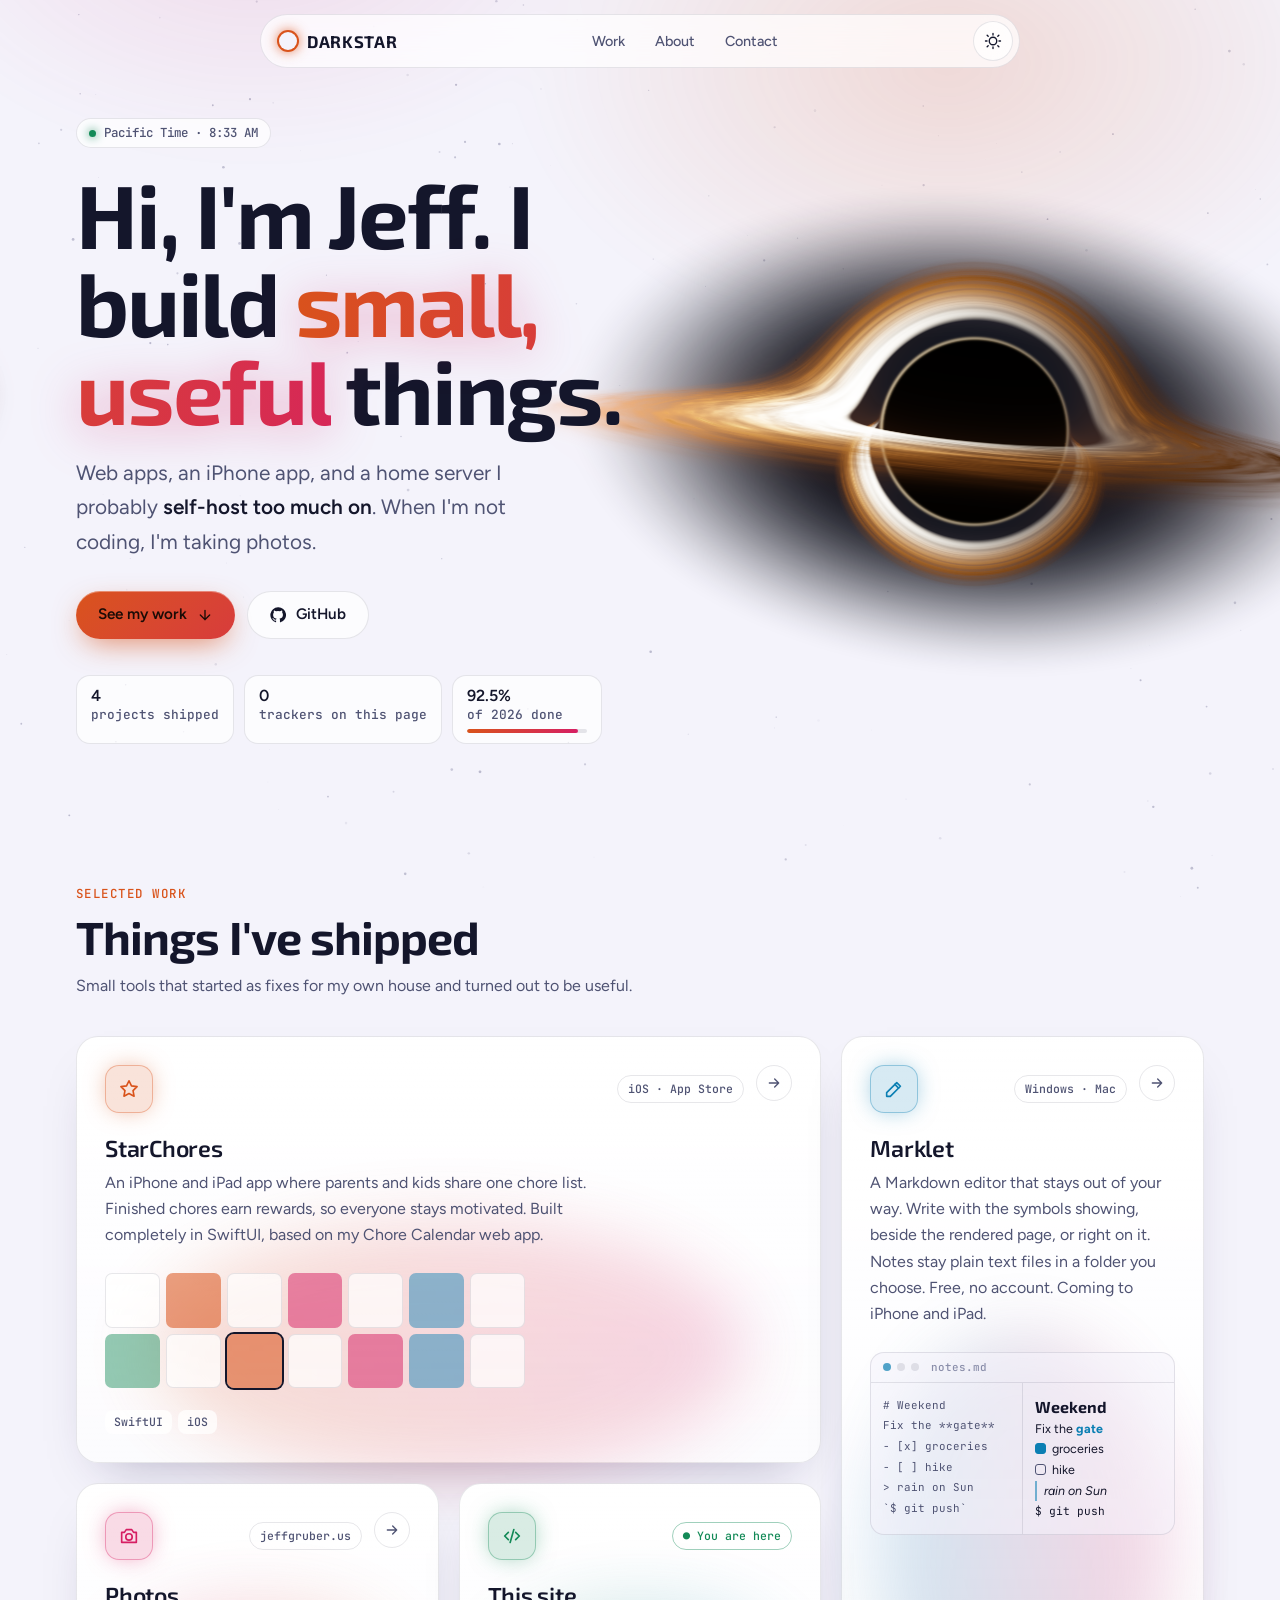
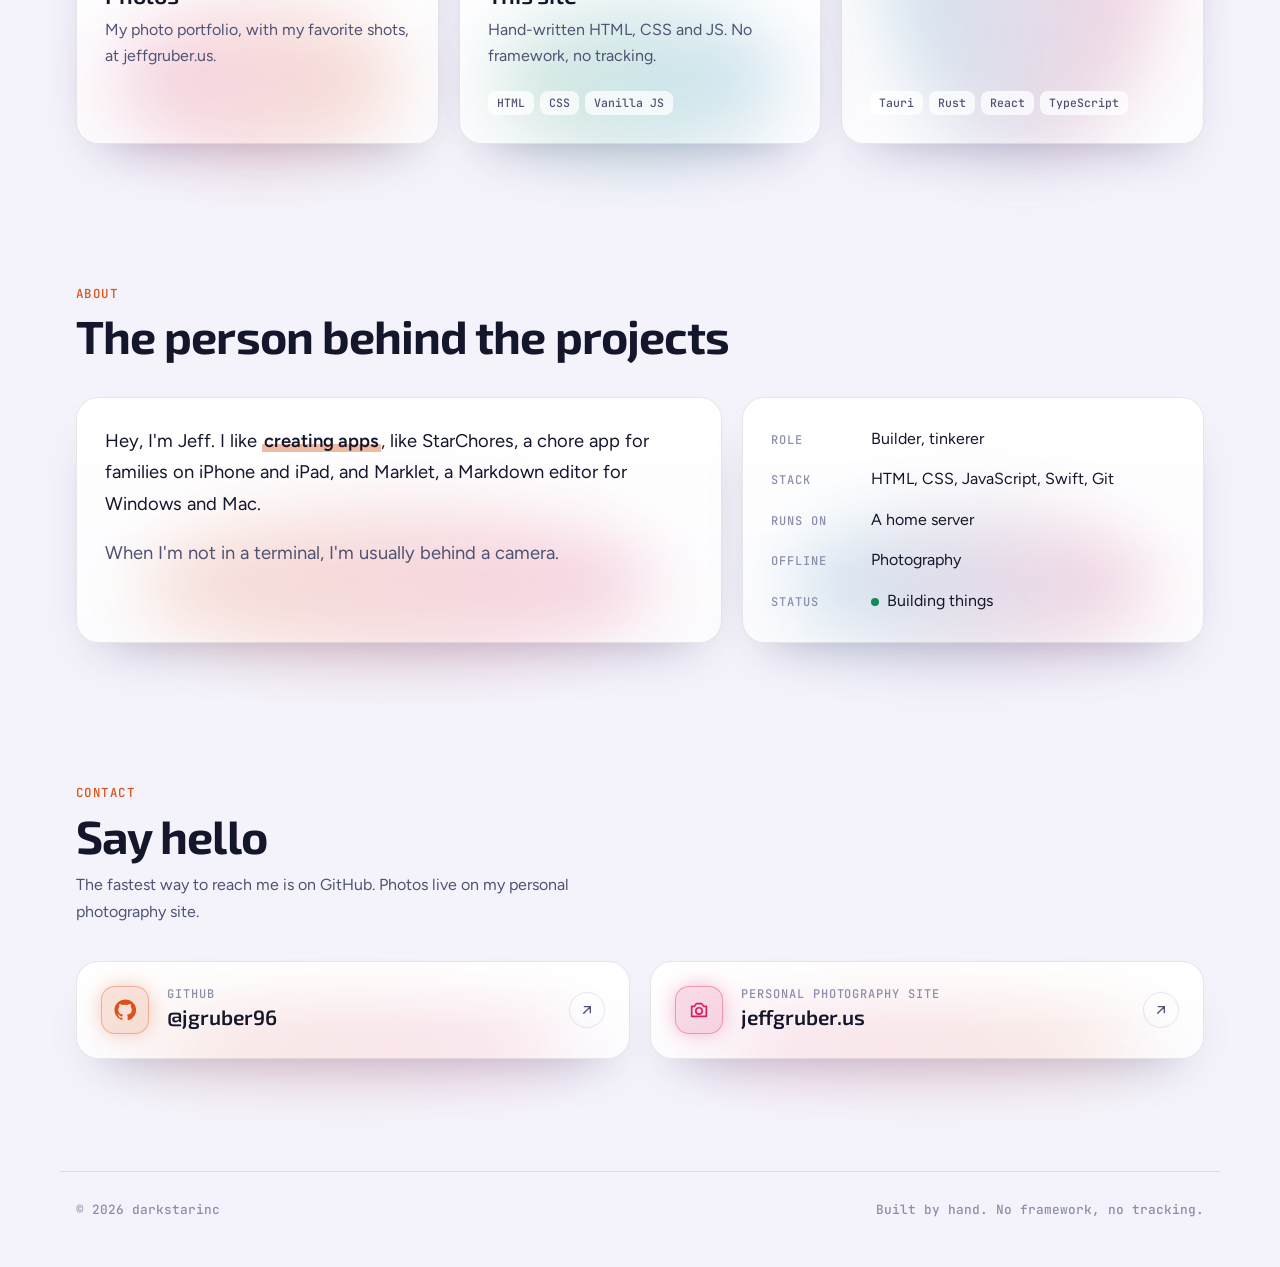
<file: index.html>
<!doctype html>
<html lang="en">
<head>
<meta charset="utf-8">
<meta name="viewport" content="width=device-width, initial-scale=1, viewport-fit=cover">
<title>darkstarinc Eclipse</title>
<meta name="description" content="Jeff Gruber — builder, tinkerer, photographer. Projects, photos and ways to get in touch.">
<meta name="theme-color" content="#0b0d17">
<link rel="preconnect" href="https://fonts.googleapis.com">
<link rel="preconnect" href="https://fonts.gstatic.com" crossorigin>
<link rel="stylesheet" href="https://fonts.googleapis.com/css2?family=Exo+2:wght@500;600;700&family=Figtree:wght@400;500;600&family=JetBrains+Mono:wght@400;500&display=swap">
<link rel="stylesheet" href="style.css">
</head>
<body>

<div class="sky" aria-hidden="true"><canvas id="stars"></canvas></div>
<div class="drifter">
  <canvas id="tether" aria-hidden="true"></canvas>
  <div id="astro" role="button" tabindex="0" aria-label="Floating astronaut. Activate to hear what he says.">
  <svg viewBox="0 0 100 120" aria-hidden="true">
    <defs>
      <radialGradient id="gs" cx=".35" cy=".3" r=".95"><stop offset="0" stop-color="#fff"/><stop offset=".5" stop-color="#ece6dc"/><stop offset="1" stop-color="#a99d8c"/></radialGradient>
      <linearGradient id="gl" x1="0" x2="1"><stop offset="0" stop-color="#faf7f2"/><stop offset=".65" stop-color="#d3cabd"/><stop offset="1" stop-color="#968a79"/></linearGradient>
      <linearGradient id="gp" x1="0" x2="1"><stop offset="0" stop-color="#e9e3d9"/><stop offset="1" stop-color="#9c907f"/></linearGradient>
      <radialGradient id="gv" cx=".33" cy=".28" r=".9"><stop offset="0" stop-color="#ffd88a"/><stop offset=".3" stop-color="#d98a1e"/><stop offset=".7" stop-color="#4d2c06"/><stop offset="1" stop-color="#150b02"/></radialGradient>
    </defs>
    <!-- life-support backpack -->
    <rect x="7" y="40" width="26" height="48" rx="7" fill="url(#gp)" stroke="#857a6a" stroke-width=".8"/>
    <rect x="11" y="45" width="18" height="10" rx="2" fill="#bdb3a4"/>
    <path d="M11 62h18M11 66h18M11 70h18" stroke="#857a6a" stroke-width="1"/>
    <rect x="12" y="76" width="6" height="6" rx="1.5" fill="#ffb454"/>
    <path d="M20 40v-7" stroke="#928675" stroke-width="1.5"/><circle cx="20" cy="32" r="1.6" fill="#ff6b6b"/>
    <!-- hoses -->
    <path d="M36 66c-8 2-6 10-12 8" fill="none" stroke="#6b604f" stroke-width="3" stroke-linecap="round"/>
    <path d="M36 72c-6 3-5 9-11 8" fill="none" stroke="#968a78" stroke-width="2.4" stroke-linecap="round"/>
    <!-- legs -->
    <rect x="34" y="82" width="15" height="28" rx="7.5" fill="url(#gl)" transform="rotate(8 41 82)"/>
    <rect x="50" y="82" width="15" height="28" rx="7.5" fill="url(#gl)" transform="rotate(-14 57 82)"/>
    <rect x="34" y="94" width="15" height="4" rx="2" fill="#b5ab9c" transform="rotate(8 41 96)"/>
    <rect x="50" y="94" width="15" height="4" rx="2" fill="#b5ab9c" transform="rotate(-14 57 96)"/>
    <path d="M33 106c0-3 3-4 8-4h9c1 3 1 8-1 10H35c-2 0-2-3-2-6z" fill="#6f6556" stroke="#3d3529" stroke-width="1" transform="rotate(8 41 108)"/>
    <path d="M49 106c0-3 3-4 8-4h9c1 3 1 8-1 10H51c-2 0-2-3-2-6z" fill="#6f6556" stroke="#3d3529" stroke-width="1" transform="rotate(-14 57 108)"/>
    <!-- torso -->
    <rect x="28" y="46" width="44" height="46" rx="15" fill="url(#gs)" stroke="#a99d8c" stroke-width=".8"/>
    <rect x="30" y="85" width="40" height="7" rx="3.5" fill="#c9c0b2"/>
    <!-- chest panel: a tiny terminal -->
    <rect x="37" y="59" width="26" height="16" rx="3" fill="#1b1713" stroke="#3a3128" stroke-width="1"/>
    <path d="M40 63l3 2-3 2" fill="none" stroke="#ffb454" stroke-width="1.2" stroke-linecap="round" stroke-linejoin="round"/>
    <rect x="45" y="66" width="5" height="1.6" fill="#ffb454"/>
    <circle cx="55" cy="64" r="1.5" fill="#ff6b6b"/><circle cx="59" cy="64" r="1.5" fill="#7ee0a1"/>
    <rect x="40" y="70" width="20" height="2" rx="1" fill="#6b5d4c"/>
    <!-- arms -->
    <g transform="rotate(-32 68 52)"><rect x="62" y="48" width="13" height="33" rx="6.5" fill="url(#gl)"/><rect x="62" y="62" width="13" height="4" rx="2" fill="#b5ab9c"/></g>
    <g transform="rotate(24 28 54)"><rect x="21" y="50" width="13" height="31" rx="6.5" fill="url(#gl)"/><rect x="21" y="63" width="13" height="4" rx="2" fill="#b5ab9c"/></g>
    <circle cx="82" cy="77" r="6.5" fill="#ddd5c8" stroke="#6f6556" stroke-width="1"/><path d="M79 81l-2 4M82 82v5M85 81l2 4" stroke="#6f6556" stroke-width="2" stroke-linecap="round"/>
    <circle cx="19" cy="81" r="6.5" fill="#ddd5c8" stroke="#6f6556" stroke-width="1"/><path d="M16 85l-2 4M19 86v5M22 85l2 4" stroke="#6f6556" stroke-width="2" stroke-linecap="round"/>
    <!-- helmet -->
    <ellipse cx="50" cy="52" rx="19" ry="5.5" fill="#b8ae9f"/>
    <circle cx="50" cy="30" r="26" fill="url(#gs)" stroke="#a99d8c" stroke-width=".8"/>
    <rect x="22" y="22" width="6" height="9" rx="2.5" fill="#4a4136"/><circle cx="25" cy="26" r="1.6" fill="#ffe2a8"/>
    <ellipse cx="54" cy="31" rx="18" ry="16" fill="url(#gv)" stroke="#ebe4d8" stroke-width="1.6"/>
    <ellipse cx="47" cy="23" rx="8" ry="4" fill="#fff" opacity=".5" transform="rotate(-24 47 23)"/>
    <path d="M44 40c6 5 16 4 22-3-1 7-9 12-17 10-3-1-5-4-5-7z" fill="#ffb454" opacity=".28"/>
    <circle cx="63" cy="22" r="1.6" fill="#fff" opacity=".8"/>
  </svg>
  </div>
</div>
<div class="bubble" id="bubble" aria-live="polite"></div>

<header class="nav">
  <div class="wrap">
    <div class="nav-in">
      <a class="brand" href="#top"><i class="brand-dot" aria-hidden="true"></i><span>darkstar</span></a>
      <nav class="links" aria-label="Sections">
        <a href="#work">Work</a><a href="#about">About</a><a href="#contact">Contact</a>
      </nav>
      <button class="mode" id="mode" type="button" aria-label="Switch to light mode">
        <svg viewBox="0 0 24 24" fill="none" stroke="currentColor" stroke-width="1.8" stroke-linecap="round" aria-hidden="true"><path id="modeIcon" d="M21 12.8A9 9 0 1 1 11.2 3a7 7 0 0 0 9.8 9.8z"/></svg>
      </button>
    </div>
  </div>
</header>

<main id="top">
  <div class="wrap hero">
    <div class="hero-grid">
      <div class="hero-copy">
        <p class="eyebrow rise"><i class="live" aria-hidden="true"></i><span id="clock">Pacific Time</span></p>
        <h1 class="rise d1">Hi, I'm Jeff. I build <span class="lit">small, useful</span> things.</h1>
        <p class="lede rise d2">Web apps, an iPhone app, and a home server I probably <b>self-host too much on</b>. When I'm not coding, I'm taking photos.</p>
        <div class="cta rise d3">
          <a class="btn pri" href="#work">See my work
            <svg viewBox="0 0 24 24" fill="none" stroke="currentColor" stroke-width="2" stroke-linecap="round" aria-hidden="true"><path d="M12 5v14M5 12l7 7 7-7"/></svg></a>
          <a class="btn" href="https://github.com/jgruber96" target="_blank" rel="noopener">
            <svg viewBox="0 0 24 24" fill="currentColor" aria-hidden="true"><path d="M12 .5a11.5 11.5 0 0 0-3.64 22.41c.58.1.79-.25.79-.56v-2c-3.2.7-3.88-1.37-3.88-1.37-.52-1.33-1.28-1.69-1.28-1.69-1.05-.72.08-.7.08-.7 1.16.08 1.77 1.19 1.77 1.19 1.03 1.77 2.7 1.26 3.36.96.1-.75.4-1.26.73-1.55-2.55-.29-5.24-1.28-5.24-5.69 0-1.26.45-2.29 1.19-3.09-.12-.29-.52-1.46.11-3.05 0 0 .97-.31 3.17 1.18a11 11 0 0 1 5.77 0c2.2-1.49 3.17-1.18 3.17-1.18.63 1.59.23 2.76.11 3.05.74.8 1.19 1.83 1.19 3.09 0 4.42-2.7 5.39-5.26 5.68.41.36.78 1.06.78 2.14v3.17c0 .31.21.67.8.56A11.5 11.5 0 0 0 12 .5z"/></svg>
            GitHub</a>
        </div>
        <div class="stats rise d4">
          <div class="stat"><b>4</b>projects shipped</div>
          <div class="stat"><b>0</b>trackers on this page</div>
          <div class="stat" style="min-width:150px"><b id="yrpct">0%</b>of <span id="yrn">2026</span> done<span class="yr"><i id="yrbar"></i></span></div>
        </div>
      </div>
      <div class="eclipse-wrap rise d2" aria-hidden="true">
        <canvas id="bh"></canvas>
        <div class="eclipse"><div class="ring"></div><div class="disc"></div></div>
      </div>
    </div>
  </div>

  <section id="work">
    <div class="wrap">
      <p class="kicker">Selected work</p>
      <h2>Things I've shipped</h2>
      <p class="sub">Small tools that started as fixes for my own house and turned out to be useful.</p>

      <!-- Project cards are built from projects.js. Edit that file to add or change projects. -->
      <div class="bento" id="projects-grid"></div>
      <noscript><p class="noscript-note">Turn on JavaScript to see the project cards, or browse them on <a href="https://github.com/jgruber96">GitHub</a>.</p></noscript>
    </div>
  </section>

  <section id="about">
    <div class="wrap">
      <p class="kicker">About</p>
      <h2>The person behind the projects</h2>
      <div class="about" style="margin-top:36px">
        <div class="card h-orange">
          <span class="shine"></span>
          <p>Hey, I'm Jeff. I like <span class="hl">creating apps</span>, like StarChores, a chore app for families on iPhone and iPad, and Marklet, a Markdown editor for Windows and Mac.</p>
          <p class="dim">When I'm not in a terminal, I'm usually behind a camera.</p>
        </div>
        <div class="card h-ice">
          <span class="shine"></span>
          <dl class="facts">
            <div><dt>Role</dt><dd>Builder, tinkerer</dd></div>
            <div><dt>Stack</dt><dd>HTML, CSS, JavaScript, Swift, Git</dd></div>
            <div><dt>Runs on</dt><dd>A home server</dd></div>
            <div><dt>Offline</dt><dd>Photography</dd></div>
            <div><dt>Status</dt><dd><span class="pulse" aria-hidden="true"></span>Building things</dd></div>
          </dl>
        </div>
      </div>
    </div>
  </section>

  <section id="contact">
    <div class="wrap">
      <p class="kicker">Contact</p>
      <h2>Say hello</h2>
      <p class="sub">The fastest way to reach me is on GitHub. Photos live on my personal photography site.</p>
      <div class="contact">
        <a class="card h-orange" href="https://github.com/jgruber96" target="_blank" rel="noopener">
          <span class="shine"></span>
          <span class="icon"><svg viewBox="0 0 24 24" fill="currentColor"><path d="M12 .5a11.5 11.5 0 0 0-3.64 22.41c.58.1.79-.25.79-.56v-2c-3.2.7-3.88-1.37-3.88-1.37-.52-1.33-1.28-1.69-1.28-1.69-1.05-.72.08-.7.08-.7 1.16.08 1.77 1.19 1.77 1.19 1.03 1.77 2.7 1.26 3.36.96.1-.75.4-1.26.73-1.55-2.55-.29-5.24-1.28-5.24-5.69 0-1.26.45-2.29 1.19-3.09-.12-.29-.52-1.46.11-3.05 0 0 .97-.31 3.17 1.18a11 11 0 0 1 5.77 0c2.2-1.49 3.17-1.18 3.17-1.18.63 1.59.23 2.76.11 3.05.74.8 1.19 1.83 1.19 3.09 0 4.42-2.7 5.39-5.26 5.68.41.36.78 1.06.78 2.14v3.17c0 .31.21.67.8.56A11.5 11.5 0 0 0 12 .5z"/></svg></span>
          <span><small>GitHub</small><strong>@jgruber96</strong></span>
          <span class="arrow" aria-hidden="true"><svg viewBox="0 0 24 24" fill="none" stroke="currentColor" stroke-width="2" stroke-linecap="round"><path d="M7 17 17 7M8 7h9v9"/></svg></span>
        </a>
        <a class="card h-rose" href="https://jeffgruber.us" target="_blank" rel="noopener">
          <span class="shine"></span>
          <span class="icon"><svg viewBox="0 0 24 24" fill="none" stroke="currentColor" stroke-width="1.8" stroke-linecap="round" stroke-linejoin="round"><path d="M4 8h3l2-3h6l2 3h3v11H4z"/><circle cx="12" cy="13" r="3.5"/></svg></span>
          <span><small>Personal Photography Site</small><strong>jeffgruber.us</strong></span>
          <span class="arrow" aria-hidden="true"><svg viewBox="0 0 24 24" fill="none" stroke="currentColor" stroke-width="2" stroke-linecap="round"><path d="M7 17 17 7M8 7h9v9"/></svg></span>
        </a>
      </div>
    </div>
  </section>
</main>

<footer>
  <div class="wrap">
    <span>© <span id="yr">2026</span> darkstarinc</span>
    <span>Built by hand. No framework, no tracking.</span>
  </div>
</footer>

<script src="projects.js"></script>
<script src="main.js"></script>
<script src="astronaut.js"></script>
<script src="blackhole.js"></script>
</body>
</html>
</file>
<file: style.css>
/* darkstarinc.us styles — colors and fonts are set as variables at the top (:root) */
/* Layout: a solar eclipse. Hero = the dark star with a living corona; content floats as lit
   cards that pop out of the night with a spotlight edge and a colored underglow. */
:root{
  --night:#0b0d17;          /* page ground: deep ink, not black */
  --night-2:#121527;        /* raised ground */
  --card:rgba(255,255,255,.035);
  --card-hi:rgba(255,255,255,.07);
  --edge:rgba(255,255,255,.09);
  --text:#eef0fa;
  --muted:#a3a8c3;          /* 7.4:1 on night */
  --faint:#6b7091;

  --corona:#ff8a4c;         /* warm corona orange — the one bold hue */
  --flare:#ff4d8d;          /* rose flare */
  --ice:#7fd6ff;            /* cool starlight, used sparingly */
  --ok:#5ee6a8;

  --glow-a:var(--corona); --glow-b:var(--flare);
  --shadow:0 24px 60px -24px rgba(0,0,0,.7);

  --display:"Exo 2", "Avenir Next", "Bahnschrift", system-ui, sans-serif;
  --body:"Figtree", system-ui, -apple-system, "Segoe UI", sans-serif;
  --mono:"JetBrains Mono", ui-monospace, Menlo, Consolas, monospace;

  --r-lg:22px; --r-md:14px;
  color-scheme:dark;
}
@media (prefers-color-scheme: light){
  :root:not([data-theme="dark"]){
    --night:#f4f3fb; --night-2:#ffffff; --card:rgba(255,255,255,.72); --card-hi:#ffffff;
    --edge:rgba(20,22,48,.10); --text:#14162b; --muted:#4f5373; --faint:#8a8eaa;
    --corona:#d9531b; --flare:#d61f63; --ice:#0b7fb3; --ok:#138a57;
    --shadow:0 24px 50px -28px rgba(40,30,80,.35); color-scheme:light;
  }
}
:root[data-theme="light"]{
  --night:#f4f3fb; --night-2:#ffffff; --card:rgba(255,255,255,.72); --card-hi:#ffffff;
  --edge:rgba(20,22,48,.10); --text:#14162b; --muted:#4f5373; --faint:#8a8eaa;
  --corona:#d9531b; --flare:#d61f63; --ice:#0b7fb3; --ok:#138a57;
  --shadow:0 24px 50px -28px rgba(40,30,80,.35); color-scheme:light;
}

*{box-sizing:border-box}
html{scroll-behavior:smooth}
body{
  margin:0; background:var(--night); color:var(--text);
  font:400 1rem/1.65 var(--body); -webkit-font-smoothing:antialiased; overflow-x:hidden;
}
::selection{background:var(--flare); color:#fff}
a{color:inherit}
:focus-visible{outline:2px solid var(--corona); outline-offset:3px; border-radius:6px}

/* starfield + ambient light */
.sky{position:fixed; inset:0; z-index:-1; pointer-events:none; overflow:hidden}
.sky canvas{width:100%; height:100%; display:block}
.sky::after{
  content:""; position:absolute; inset:-20% -10% auto; height:90vh;
  background:
    radial-gradient(40% 50% at 70% 30%, color-mix(in srgb,var(--corona) 16%,transparent), transparent 70%),
    radial-gradient(35% 45% at 25% 10%, color-mix(in srgb,var(--flare) 12%,transparent), transparent 70%);
  filter:blur(20px);
}

body::before{content:"";position:fixed;inset:0 0 auto;height:env(safe-area-inset-top,0px);z-index:40;background:var(--night)}
.wrap{
  max-width:1160px; margin:0 auto;
  padding-left:max(16px, env(safe-area-inset-left,0px));
  padding-right:max(16px, env(safe-area-inset-right,0px));
}

/* ---------- floating nav ---------- */
.nav{position:sticky; top:calc(env(safe-area-inset-top,0px) + 14px); z-index:30; padding-block:0}
.nav-in{
  display:flex; align-items:center; gap:12px; justify-content:space-between;
  max-width:760px; margin:0 auto; padding:6px 6px 6px 18px; border-radius:999px;
  background:color-mix(in srgb,var(--night-2) 72%,transparent);
  backdrop-filter:blur(16px) saturate(140%); -webkit-backdrop-filter:blur(16px) saturate(140%);
  border:1px solid var(--edge); box-shadow:var(--shadow);
}
.brand{display:flex; align-items:center; gap:10px; text-decoration:none; font:700 1.05rem/1 var(--display); letter-spacing:.04em; text-transform:uppercase}
.brand-dot{width:18px; height:18px; border-radius:50%; background:var(--night);
  box-shadow:0 0 0 2px var(--corona), 0 0 12px 2px color-mix(in srgb,var(--corona) 70%,transparent)}
.links{display:flex; gap:2px}
.links a{
  text-decoration:none; font:500 .9rem/1 var(--body); color:var(--muted);
  padding:12px 14px; border-radius:999px; transition:color .2s, background .2s;
}
.links a{transition:color .3s, background .3s, box-shadow .4s, text-shadow .4s}
.links a:hover{color:var(--text); background:var(--card-hi)}
/* active section: lit pill with a soft corona glow */
.links a.on{
  color:var(--text);
  background:color-mix(in srgb,var(--corona) 16%,transparent);
  box-shadow:inset 0 0 0 1px color-mix(in srgb,var(--corona) 50%,transparent), 0 0 18px -2px color-mix(in srgb,var(--corona) 60%,transparent), 0 6px 22px -8px color-mix(in srgb,var(--flare) 55%,transparent);
  text-shadow:0 0 12px color-mix(in srgb,var(--corona) 70%,transparent);
}
.mode{
  width:40px; height:40px; border-radius:50%; border:1px solid var(--edge); background:var(--card);
  color:var(--text); cursor:pointer; display:grid; place-items:center; flex:none;
  transition:transform .3s, border-color .2s;
}
.mode:hover{transform:rotate(25deg); border-color:var(--corona)}
.mode svg{width:18px; height:18px}
@media (max-width:620px){ .links a{padding:10px 9px; font-size:.82rem} .brand span{display:none} }

/* ---------- hero ---------- */
.hero{padding-block:64px 72px}
.hero-grid{display:grid; grid-template-columns:minmax(0,1.15fr) minmax(0,.85fr); gap:48px; align-items:center}
@media (max-width:860px){ .hero-grid{grid-template-columns:1fr} .eclipse-wrap{order:-1; width:100%; max-width:300px; margin:0 auto} }

.eyebrow{
  display:inline-flex; align-items:center; gap:8px; margin:0 0 22px;
  font:500 .78rem/1 var(--mono); color:var(--muted);
  padding:8px 12px; border-radius:999px; background:var(--card); border:1px solid var(--edge);
}
.eyebrow .live{width:7px; height:7px; border-radius:50%; background:var(--ok); box-shadow:0 0 10px var(--ok)}
h1{
  font:700 clamp(2.8rem, 7.4vw, 5.6rem)/.98 var(--display); letter-spacing:-.025em; margin:0 0 22px; text-wrap:balance;
}
h1 .lit{
  background:linear-gradient(100deg, var(--corona), var(--flare) 60%, var(--corona));
  background-size:200% 100%; -webkit-background-clip:text; background-clip:text; color:transparent;
  animation:sheen 8s ease-in-out infinite;
  filter:drop-shadow(0 6px 24px color-mix(in srgb,var(--flare) 35%,transparent));
}
@keyframes sheen{50%{background-position:100% 0}}
.lede{font-size:clamp(1.1rem, 1.8vw, 1.3rem); color:var(--muted); max-width:38ch; margin:0 0 32px; text-wrap:pretty}
.lede b{color:var(--text); font-weight:600}

.cta{display:flex; flex-wrap:wrap; gap:12px}
.btn{
  position:relative; display:inline-flex; align-items:center; gap:10px; min-height:48px; padding:0 22px;
  border-radius:999px; text-decoration:none; font:600 .95rem/1 var(--body);
  border:1px solid var(--edge); background:var(--card); color:var(--text);
  transition:transform .25s cubic-bezier(.2,.8,.2,1), box-shadow .25s, border-color .25s;
}
.btn:hover{transform:translateY(-2px); border-color:color-mix(in srgb,var(--corona) 60%,var(--edge))}
.btn svg{width:16px; height:16px}
.btn.pri{
  border:0; color:#1a0b06;
  background:linear-gradient(135deg, var(--corona), color-mix(in srgb,var(--corona) 55%,var(--flare)));
  box-shadow:0 10px 30px -8px color-mix(in srgb,var(--corona) 70%,transparent), inset 0 1px 0 rgba(255,255,255,.35);
}
.btn.pri:hover{box-shadow:0 16px 40px -8px color-mix(in srgb,var(--flare) 70%,transparent), inset 0 1px 0 rgba(255,255,255,.35)}

.stats{display:flex; flex-wrap:wrap; gap:10px; margin-top:36px}
.stat{
  padding:10px 14px; border-radius:var(--r-md); background:var(--card); border:1px solid var(--edge);
  font:500 .8rem/1.3 var(--mono); color:var(--muted); font-variant-numeric:tabular-nums;
}
.stat b{display:block; color:var(--text); font:600 1rem/1.3 var(--body)}
.yr{display:block; height:4px; border-radius:4px; background:var(--edge); margin-top:6px; overflow:hidden}
.yr i{display:block; height:100%; width:0; background:linear-gradient(90deg,var(--corona),var(--flare)); border-radius:inherit}

/* the black hole: a WebGL canvas wider than its square so the accretion disk can spread out.
   .eclipse marks the event-horizon shadow (used for the astronaut's hit test and as a CSS fallback). */
.hero-copy{position:relative; z-index:2}
.eclipse-wrap{position:relative; z-index:1; aspect-ratio:1; max-width:100%}
#bh{position:absolute; left:-45%; top:-10%; width:190%; height:120%; pointer-events:none; display:block; image-rendering:auto}
.eclipse{position:absolute; inset:30%; border-radius:50%}
.eclipse .disc{position:absolute; inset:0; border-radius:50%; background:#000}
.eclipse .ring{
  position:absolute; inset:-6%; border-radius:50%;
  box-shadow:0 0 0 3px #ffd9a0, 0 0 30px 8px var(--corona), 0 0 90px 20px color-mix(in srgb,var(--corona) 45%,transparent);
}
.eclipse-wrap.gl .eclipse > *{display:none}

/* ---------- sections ---------- */
section{padding-block:72px; scroll-margin-top:90px}
.kicker{font:500 .78rem/1 var(--mono); letter-spacing:.12em; text-transform:uppercase; color:var(--corona); margin:0 0 12px}
h2{font:700 clamp(2rem, 4vw, 2.9rem)/1.05 var(--display); letter-spacing:-.02em; margin:0 0 12px; text-wrap:balance}
.sub{color:var(--muted); max-width:56ch; margin:0 0 36px}

/* ---------- glow cards ---------- */
.card{
  --mx:50%; --my:50%; --hue-a:var(--glow-a); --hue-b:var(--glow-b);
  position:relative; isolation:isolate; display:flex; flex-direction:column;
  border-radius:var(--r-lg); padding:28px; text-decoration:none; color:inherit;
  background:linear-gradient(180deg, var(--card-hi), var(--card));
  border:1px solid var(--edge);
  box-shadow:var(--shadow);
  transition:transform .45s cubic-bezier(.2,.8,.2,1), box-shadow .45s, border-color .3s;
  transform-style:preserve-3d;
}
/* underglow: colored light spilling beneath the card */
.card::before{
  content:""; position:absolute; z-index:-2; left:10%; right:10%; bottom:-14px; height:60%;
  border-radius:50%; background:linear-gradient(90deg,var(--hue-a),var(--hue-b));
  filter:blur(34px); opacity:.18; transition:opacity .45s, transform .45s, bottom .45s;
}
/* spotlight: highlight that follows the pointer, lighting surface + edge */
.card::after{
  content:""; position:absolute; inset:-1px; z-index:-1; border-radius:inherit; pointer-events:none;
  padding:1px;
  background:
    radial-gradient(260px circle at var(--mx) var(--my), color-mix(in srgb,var(--hue-a) 85%,transparent), transparent 60%) border-box;
  -webkit-mask:linear-gradient(#000 0 0) content-box, linear-gradient(#000 0 0);
  -webkit-mask-composite:xor; mask-composite:exclude;
  opacity:0; transition:opacity .3s;
}
.card .shine{
  position:absolute; inset:0; border-radius:inherit; pointer-events:none; z-index:-1;
  background:radial-gradient(420px circle at var(--mx) var(--my), color-mix(in srgb,var(--hue-a) 10%,transparent), transparent 55%);
  opacity:0; transition:opacity .3s;
}
.card:hover, .card:focus-visible{
  transform:translateY(-8px) scale(1.012);
  border-color:color-mix(in srgb,var(--hue-a) 35%,var(--edge));
  box-shadow:0 34px 70px -30px rgba(0,0,0,.75);
}
.card:hover::before, .card:focus-visible::before{opacity:.55; bottom:-28px; transform:scaleX(1.05)}
.card:hover::after, .card:hover .shine, .card:focus-visible::after{opacity:1}

/* bento grid */
.bento{display:grid; grid-template-columns:repeat(6, minmax(0,1fr)); gap:20px; grid-auto-flow:dense}
.b-wide{grid-column:span 4} .b-tall{grid-column:span 2; grid-row:span 2} .b-half{grid-column:span 2}
.b-third{grid-column:span 2}
@media (max-width:900px){ .bento{grid-template-columns:repeat(2,minmax(0,1fr))} .b-wide{grid-column:span 2} .b-tall,.b-half,.b-third{grid-column:span 1; grid-row:auto} }
@media (max-width:560px){ .bento{grid-template-columns:1fr} .b-wide,.b-tall,.b-half,.b-third{grid-column:auto} }

.p-top{display:flex; align-items:center; justify-content:space-between; gap:12px; margin-bottom:22px}
.icon{
  width:48px; height:48px; border-radius:14px; display:grid; place-items:center; flex:none;
  background:color-mix(in srgb,var(--hue-a) 16%,transparent);
  border:1px solid color-mix(in srgb,var(--hue-a) 35%,transparent);
  color:var(--hue-a); box-shadow:0 0 24px -6px color-mix(in srgb,var(--hue-a) 60%,transparent);
}
.icon svg{width:22px; height:22px}
.badge{font:500 .72rem/1.35 var(--mono); color:var(--muted); padding:5px 10px; border-radius:14px; border:1px solid var(--edge); min-width:0; text-align:right; text-wrap:balance}
.badge .seg{white-space:nowrap}
.badge.here{color:var(--ok); border-color:color-mix(in srgb,var(--ok) 40%,transparent)}
.card h3{font:600 1.45rem/1.15 var(--display); letter-spacing:-.01em; margin:0 0 8px}
.card p{margin:0; color:var(--muted); max-width:52ch}
.tags{display:flex; flex-wrap:wrap; gap:6px; margin-top:auto; padding-top:22px}
.tags span{font:500 .72rem/1 var(--mono); color:var(--muted); padding:6px 9px; border-radius:8px; background:var(--card)}
.arrow{
  position:absolute; top:28px; right:28px; width:36px; height:36px; border-radius:50%;
  display:grid; place-items:center; border:1px solid var(--edge); color:var(--muted);
  transition:transform .35s, color .3s, border-color .3s, background .3s;
}
.arrow svg{width:16px; height:16px}
.card:hover .arrow{transform:rotate(-45deg); color:var(--night); background:var(--hue-a); border-color:var(--hue-a)}
.card.has-arrow .badge{margin-right:48px}

/* project hues */
.h-orange{--hue-a:var(--corona); --hue-b:var(--flare)}
.h-rose{--hue-a:var(--flare); --hue-b:var(--corona)}
.h-ice{--hue-a:var(--ice); --hue-b:var(--flare)}
.h-ok{--hue-a:var(--ok); --hue-b:var(--ice)}

/* mini calendar visual inside the featured card */
.mini{display:grid; grid-template-columns:repeat(7,1fr); gap:6px; margin-top:24px; max-width:420px}
.mini i{aspect-ratio:1; border-radius:7px; background:var(--card); border:1px solid var(--edge)}
.mini i.c1{background:color-mix(in srgb,var(--corona) 55%,transparent); border-color:transparent}
.mini i.c2{background:color-mix(in srgb,var(--flare) 50%,transparent); border-color:transparent}
.mini i.c3{background:color-mix(in srgb,var(--ice) 45%,transparent); border-color:transparent}
.mini i.c4{background:color-mix(in srgb,var(--ok) 45%,transparent); border-color:transparent}
.mini i.today{box-shadow:0 0 0 2px var(--text)}

/* photo strip in the photos card */
/* split-view editor picture in the Marklet card */
.editor{margin-top:24px; border-radius:14px; border:1px solid var(--edge); background:color-mix(in srgb,var(--night) 55%,transparent); overflow:hidden}
.ed-bar{display:flex; align-items:center; gap:6px; padding:9px 12px; border-bottom:1px solid var(--edge); font:500 .68rem/1 var(--mono); color:var(--faint)}
.ed-bar i{width:8px; height:8px; border-radius:50%; background:var(--edge)}
.ed-bar i:first-child{background:color-mix(in srgb,var(--hue-a) 70%,transparent)}
.ed-bar span{margin-left:6px}
.ed-panes{display:grid; grid-template-columns:1fr 1fr}
.ed-src,.ed-out{padding:12px; min-width:0}
.ed-src{border-right:1px solid var(--edge); font:400 .68rem/1.9 var(--mono); color:var(--muted)}
.ed-out{font:400 .78rem/1.65 var(--body); color:var(--text)}
.card .editor p{margin:0; max-width:none; color:inherit; white-space:nowrap; overflow:hidden; text-overflow:ellipsis}
.ed-src .h{color:var(--hue-a)}
.ed-src .q{color:var(--faint)}
.ed-src .c{color:color-mix(in srgb,var(--hue-a) 70%,var(--muted))}
.ed-out .h{font:700 1rem/1.5 var(--display)}
.ed-out b{color:var(--hue-a)}
.ed-out .chk::before{content:""; display:inline-block; width:9px; height:9px; margin-right:6px; border-radius:3px; border:1px solid var(--muted); vertical-align:-1px}
.ed-out .chk.on::before{background:var(--hue-a); border-color:var(--hue-a)}
.ed-out .q{border-left:2px solid color-mix(in srgb,var(--hue-a) 55%,transparent); padding-left:7px; color:var(--muted); font-style:italic}
.ed-out .c{font:400 .7rem/1.9 var(--mono); color:var(--muted)}
.film{display:grid; grid-template-columns:repeat(3,1fr); gap:8px; margin-top:20px}
.film i{aspect-ratio:4/5; border-radius:10px; border:1px solid var(--edge)}
.film i:nth-child(1){background:linear-gradient(160deg,#ffb36b,#ff4d8d 70%,#2a1640)}
.film i:nth-child(2){background:linear-gradient(200deg,#7fd6ff,#3a5bd9 60%,#0e1430)}
.film i:nth-child(3){background:linear-gradient(170deg,#c4f0c9,#3a8f6e 60%,#0d1d18)}

/* about */
.about{display:grid; grid-template-columns:minmax(0,1.4fr) minmax(0,1fr); gap:20px}
@media (max-width:860px){ .about{grid-template-columns:1fr} }
.about .card p{font-size:1.15rem; line-height:1.7; color:var(--text); margin-bottom:1em; max-width:56ch}
.about .card p:last-child{margin-bottom:0}
.about .card p.dim{color:var(--muted)}
.hl{
  color:var(--text); font-weight:600;
  background:linear-gradient(transparent 62%, color-mix(in srgb,var(--corona) 40%,transparent) 62%);
  padding:0 2px;
}
.facts{display:grid; gap:14px; margin:0}
.facts div{display:grid; grid-template-columns:5.5rem 1fr; gap:12px; align-items:baseline}
.facts dt{font:500 .75rem/1.4 var(--mono); color:var(--faint); text-transform:uppercase; letter-spacing:.08em}
.facts dd{margin:0; min-width:0}
.pulse{display:inline-block; width:8px; height:8px; border-radius:50%; background:var(--ok); margin-right:8px; animation:pulse 2.4s infinite}
@keyframes pulse{0%{box-shadow:0 0 0 0 color-mix(in srgb,var(--ok) 60%,transparent)}70%,100%{box-shadow:0 0 0 9px transparent}}

/* contact */
.contact{display:grid; grid-template-columns:repeat(2,minmax(0,1fr)); gap:20px}
@media (max-width:640px){ .contact{grid-template-columns:1fr} }
.contact .card{flex-direction:row; align-items:center; gap:18px; padding:24px}
.contact small{display:block; font:500 .75rem/1.4 var(--mono); color:var(--faint); text-transform:uppercase; letter-spacing:.08em}
.contact strong{font:600 1.3rem/1.3 var(--display); letter-spacing:0}
.contact .arrow{position:static; margin-left:auto}

footer{padding-block:40px 48px; color:var(--faint); font:500 .8rem/1.5 var(--mono)}
footer .wrap{display:flex; flex-wrap:wrap; gap:12px; justify-content:space-between; border-top:1px solid var(--edge); padding-top:28px}

/* drifting astronaut: sits in the background layer, so the eclipse and cards pass over him */
.drifter{position:fixed; inset:0; z-index:-1; pointer-events:none; overflow:hidden}
.drifter canvas{position:absolute; inset:0; width:100%; height:100%}
#astro{
  position:absolute; left:0; top:0; width:92px; height:110px; will-change:transform;
  filter:drop-shadow(0 12px 18px rgba(0,0,0,.45)) drop-shadow(0 0 16px color-mix(in srgb,var(--corona) 22%,transparent));
}
#astro svg{width:100%; height:100%; display:block; overflow:visible}
@media (max-width:640px){ #astro{width:70px; height:84px} }

/* astronaut speech bubble: floats above everything so it stays readable */
.bubble{
  position:fixed; left:0; top:0; z-index:35; max-width:230px; pointer-events:none;
  padding:9px 13px; border-radius:14px 14px 14px 4px;
  background:color-mix(in srgb,var(--night-2) 82%,transparent);
  backdrop-filter:blur(12px); -webkit-backdrop-filter:blur(12px);
  border:1px solid color-mix(in srgb,var(--corona) 50%,transparent);
  box-shadow:var(--shadow), 0 0 24px -8px color-mix(in srgb,var(--corona) 60%,transparent);
  color:var(--text); font:500 .85rem/1.45 var(--body);
  opacity:0; transition:opacity .25s;
}
.bubble.show{opacity:1}
body.astro-hover{cursor:pointer}
@media (max-width:640px){ .bubble{max-width:180px} }

/* entrance: visible at rest, small rise */
@media (prefers-reduced-motion: no-preference){
  .rise{animation:rise .7s cubic-bezier(.2,.8,.2,1) both}
  .d1{animation-delay:.08s}.d2{animation-delay:.16s}.d3{animation-delay:.24s}.d4{animation-delay:.32s}
  @keyframes rise{from{transform:translateY(14px)}to{transform:none}}
}
@media (prefers-reduced-motion: reduce){
  *,*::before,*::after{animation:none!important; transition:none!important}
  html{scroll-behavior:auto}
}
.noscript-note{color:var(--muted)}
</file>
